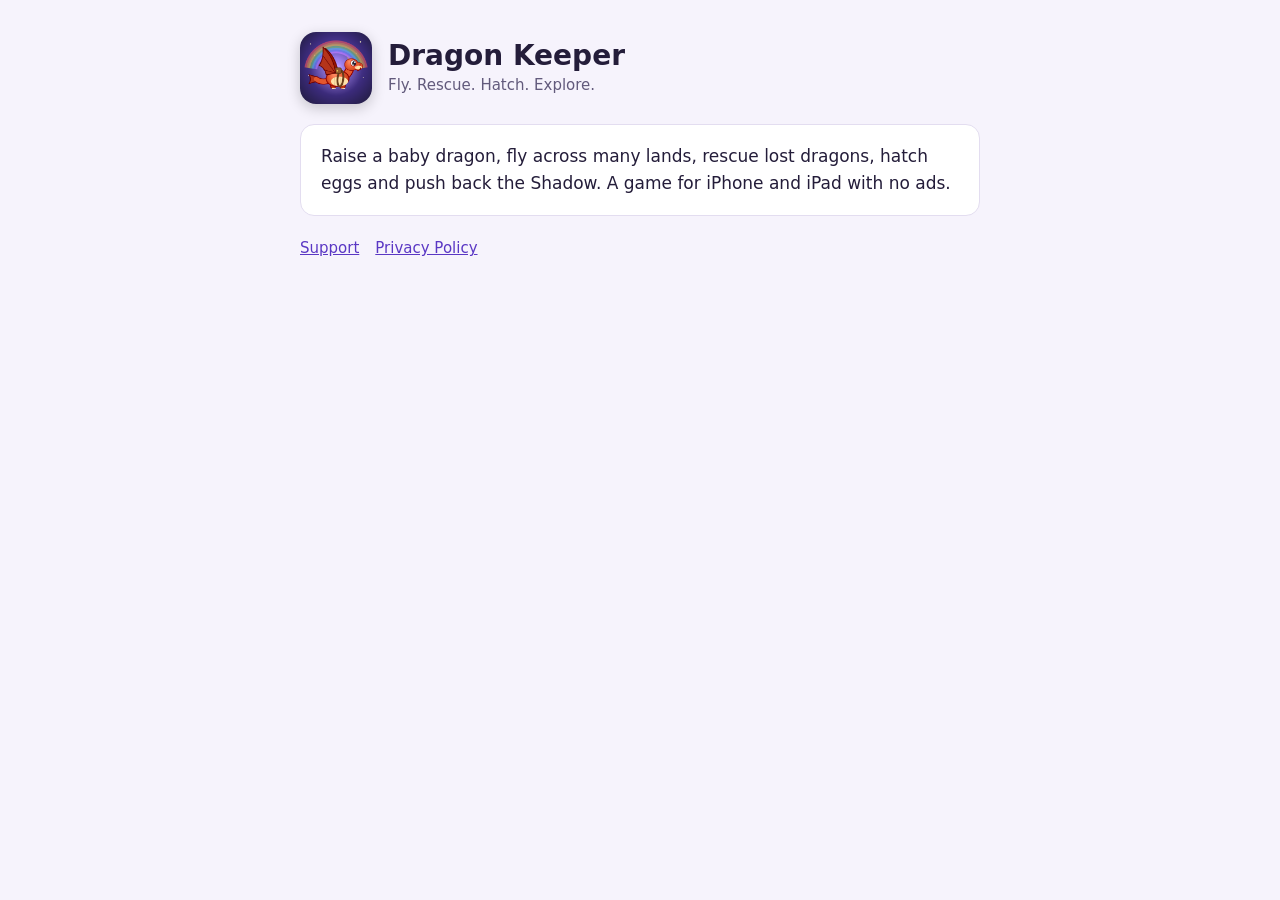
<file: index.html>
<!doctype html>
<html lang="en">
<head>
  <meta charset="utf-8">
  <meta name="viewport" content="width=device-width, initial-scale=1, viewport-fit=cover">
  <title>Dragon Keeper</title>
  <link rel="stylesheet" href="style.css">
</head>
<body>
<main>
  <header>
    <img src="icon.png" alt="Dragon Keeper app icon">
    <div><h1>Dragon Keeper</h1><p class="app">Fly. Rescue. Hatch. Explore.</p></div>
  </header>
  <section>
    <p>Raise a baby dragon, fly across many lands, rescue lost dragons, hatch eggs and push back the Shadow. A game for iPhone and iPad with no ads.</p>
  </section>
  <nav><a href="support.html">Support</a><a href="privacy.html">Privacy Policy</a></nav>
</main>
</body>
</html>
</file>
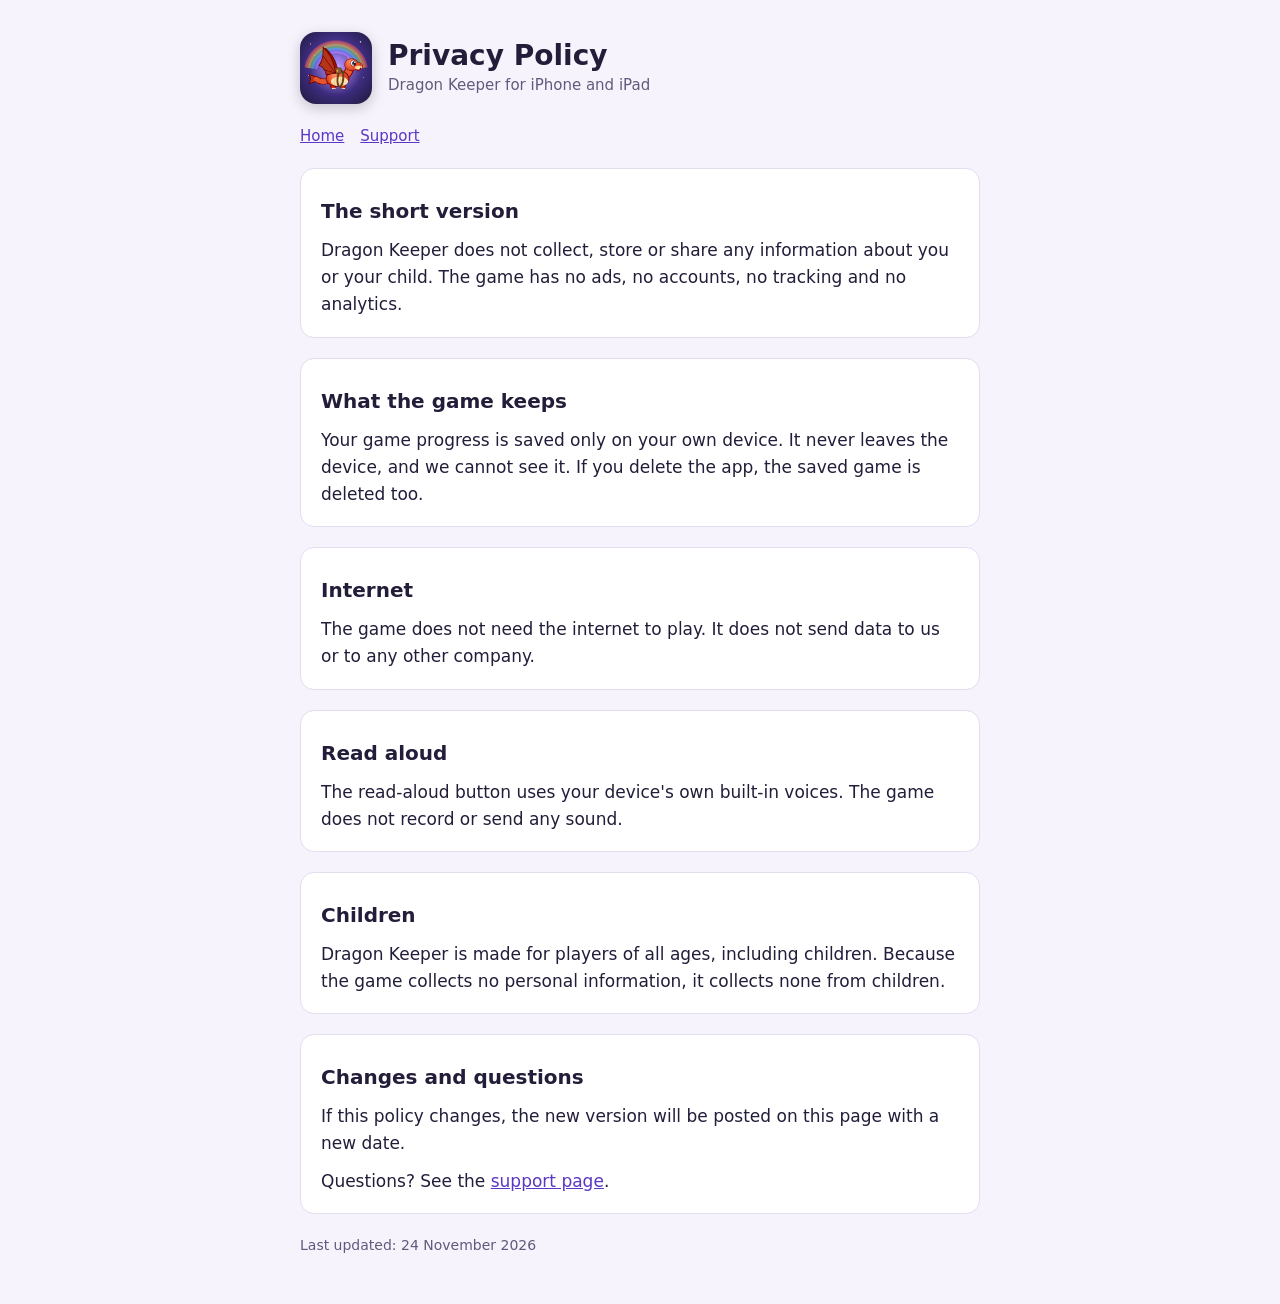
<file: privacy.html>
<!doctype html>
<html lang="en">
<head>
  <meta charset="utf-8">
  <meta name="viewport" content="width=device-width, initial-scale=1, viewport-fit=cover">
  <title>Dragon Keeper Privacy Policy</title>
  <link rel="stylesheet" href="style.css">
</head>
<body>
<main>
  <header>
    <img src="icon.png" alt="Dragon Keeper app icon">
    <div><h1>Privacy Policy</h1><p class="app">Dragon Keeper for iPhone and iPad</p></div>
  </header>
  <nav><a href="./">Home</a><a href="support.html">Support</a></nav>

  <section>
    <h2>The short version</h2>
    <p>Dragon Keeper does not collect, store or share any information about you or your child. The game has no ads, no accounts, no tracking and no analytics.</p>
  </section>

  <section>
    <h2>What the game keeps</h2>
    <p>Your game progress is saved only on your own device. It never leaves the device, and we cannot see it. If you delete the app, the saved game is deleted too.</p>
  </section>

  <section>
    <h2>Internet</h2>
    <p>The game does not need the internet to play. It does not send data to us or to any other company.</p>
  </section>

  <section>
    <h2>Read aloud</h2>
    <p>The read-aloud button uses your device's own built-in voices. The game does not record or send any sound.</p>
  </section>

  <section>
    <h2>Children</h2>
    <p>Dragon Keeper is made for players of all ages, including children. Because the game collects no personal information, it collects none from children.</p>
  </section>

  <section>
    <h2>Changes and questions</h2>
    <p>If this policy changes, the new version will be posted on this page with a new date.</p>
    <p>Questions? See the <a href="support.html">support page</a>.</p>
  </section>

  <p class="small">Last updated: 24 November 2026</p>
</main>
</body>
</html>
</file>
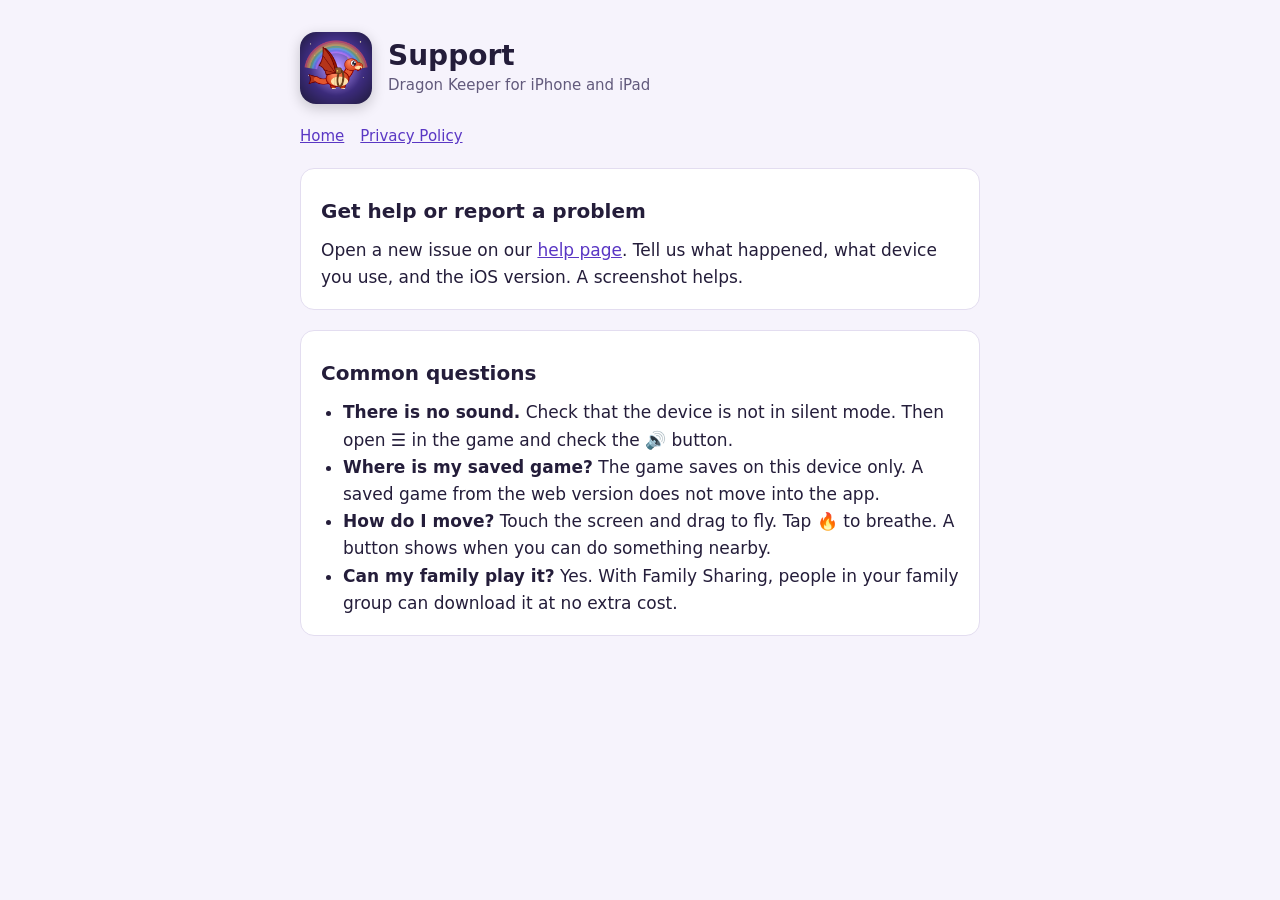
<file: support.html>
<!doctype html>
<html lang="en">
<head>
  <meta charset="utf-8">
  <meta name="viewport" content="width=device-width, initial-scale=1, viewport-fit=cover">
  <title>Dragon Keeper Support</title>
  <link rel="stylesheet" href="style.css">
</head>
<body>
<main>
  <header>
    <img src="icon.png" alt="Dragon Keeper app icon">
    <div><h1>Support</h1><p class="app">Dragon Keeper for iPhone and iPad</p></div>
  </header>
  <nav><a href="./">Home</a><a href="privacy.html">Privacy Policy</a></nav>

  <section>
    <h2>Get help or report a problem</h2>
    <p>Open a new issue on our <a href="https://github.com/PaulHol/dragon-keeper-site/issues">help page</a>. Tell us what happened, what device you use, and the iOS version. A screenshot helps.</p>
  </section>

  <section>
    <h2>Common questions</h2>
    <ul>
      <li><b>There is no sound.</b> Check that the device is not in silent mode. Then open ☰ in the game and check the 🔊 button.</li>
      <li><b>Where is my saved game?</b> The game saves on this device only. A saved game from the web version does not move into the app.</li>
      <li><b>How do I move?</b> Touch the screen and drag to fly. Tap 🔥 to breathe. A button shows when you can do something nearby.</li>
      <li><b>Can my family play it?</b> Yes. With Family Sharing, people in your family group can download it at no extra cost.</li>
    </ul>
  </section>
</main>
</body>
</html>
</file>
<file: style.css>
:root {
  --bg: #f6f3fc;
  --card: #ffffff;
  --ink: #241d3a;
  --muted: #625a7c;
  --line: #e3ddf0;
  --accent: #d9581f;
  --link: #5a37c4;
}
@media (prefers-color-scheme: dark) {
  :root { --bg: #1b1830; --card: #262140; --ink: #f1edfb; --muted: #b3abcc; --line: #3a3358; --accent: #f08a52; --link: #b9a2ff; color-scheme: dark; }
}
* { box-sizing: border-box; }
body {
  margin: 0;
  background: var(--bg);
  color: var(--ink);
  font: 17px/1.6 system-ui, -apple-system, "Segoe UI", sans-serif;
  padding: 32px max(16px, env(safe-area-inset-right)) 48px max(16px, env(safe-area-inset-left));
}
main { max-width: 680px; margin: 0 auto; display: flex; flex-direction: column; gap: 20px; }
header { display: flex; align-items: center; gap: 16px; }
header img { width: 72px; height: 72px; border-radius: 16px; box-shadow: 0 4px 14px rgba(0, 0, 0, .2); }
h1 { margin: 0; font-size: 28px; line-height: 1.2; }
.app { margin: 0; color: var(--muted); font-size: 15px; }
h2 { margin: 8px 0 0; font-size: 20px; }
p, ul { margin: 0; }
ul { padding-left: 22px; }
section { background: var(--card); border: 1px solid var(--line); border-radius: 14px; padding: 18px 20px; display: flex; flex-direction: column; gap: 10px; }
a { color: var(--link); }
nav { display: flex; gap: 16px; flex-wrap: wrap; font-size: 15px; }
.small { color: var(--muted); font-size: 14px; }
</file>
